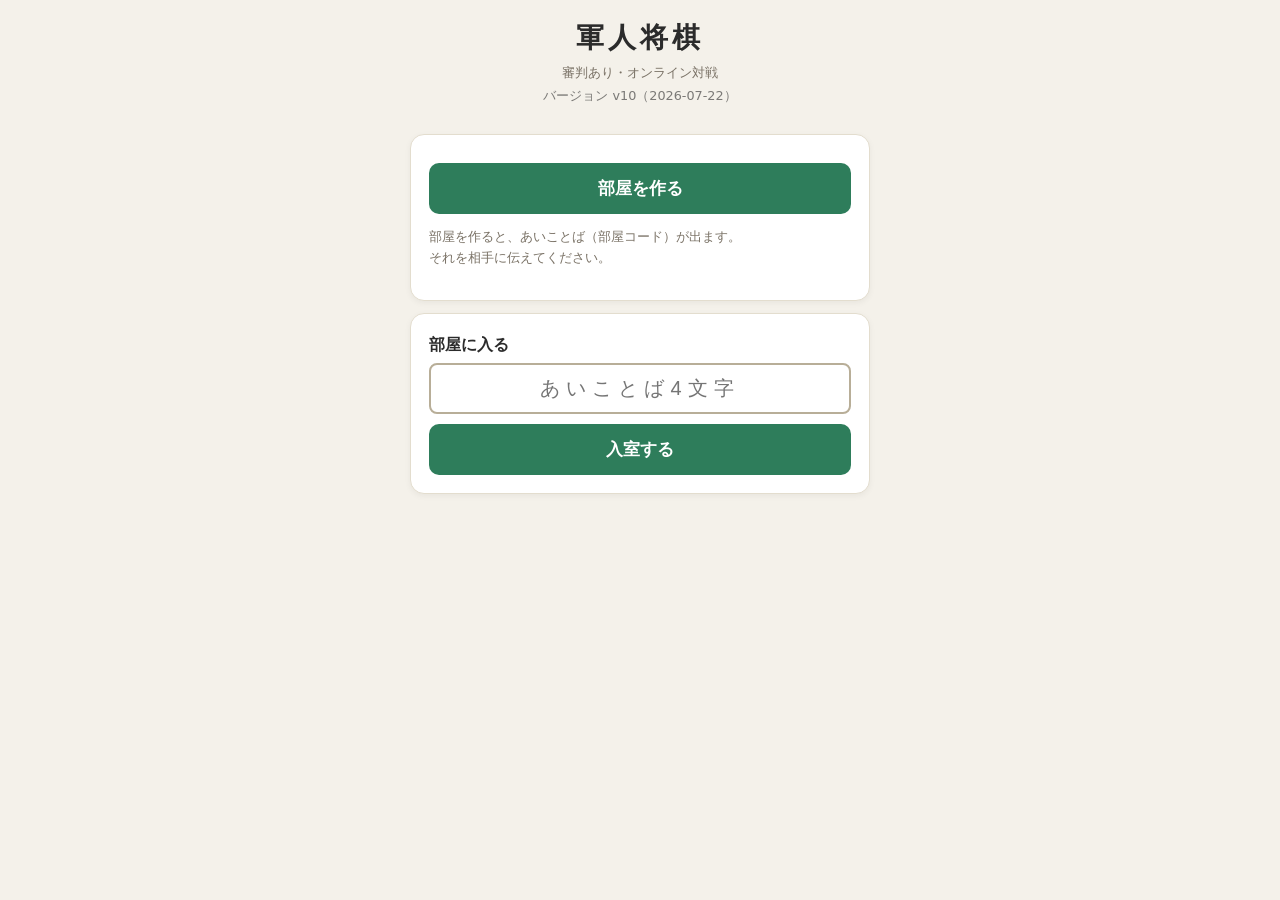
<file: index.html>
<!DOCTYPE html>
<html lang="ja">
<head>
  <meta charset="UTF-8">
  <meta name="viewport" content="width=device-width, initial-scale=1.0">
  <title>軍人将棋 オンライン対戦</title>
  <link rel="stylesheet" href="style.css?v=10">
</head>
<body>
  <header>
    <h1>軍人将棋</h1>
    <p class="tagline">審判あり・オンライン対戦</p>
    <p style="text-align:center;font-size:0.8em;opacity:0.6;margin:2px 0 0;">バージョン v10（2026-07-22）</p>
  </header>

  <main id="stage" class="stage">

  <!-- 画面1: トップ（部屋を作る / 入る） -->
  <section id="screen-top" class="screen">
    <div class="card">
      <button id="btn-create" class="big-btn">部屋を作る</button>
      <p class="hint">部屋を作ると、あいことば（部屋コード）が出ます。<br>それを相手に伝えてください。</p>
    </div>
    <div class="card">
      <label for="join-code">部屋に入る</label>
      <input id="join-code" type="text" maxlength="4" placeholder="あいことば4文字" autocomplete="off">
      <button id="btn-join" class="big-btn">入室する</button>
    </div>
  </section>

  <!-- 画面2: 相手待ち -->
  <section id="screen-wait" class="screen hidden">
    <div class="card">
      <h2>あなたはホストです。相手の入室を待っています…</h2>
      <p>下の「あいことば」を相手に伝えてください。<br><b>あなたはこのまま何も押さずに待ってください（自分では入室しません）。</b></p>
      <div id="room-code" class="room-code"></div>
      <p class="hint">相手が「入室する」でこのあいことばを入れると、自動で対戦が始まります。</p>
      <button id="btn-leave-wait" class="sub-btn back-btn">× この部屋をやめる（最初に戻る）</button>
    </div>
  </section>

  <!-- 画面3: 配置フェーズ -->
  <section id="screen-setup" class="screen hidden">
    <div class="card">
      <button id="btn-leave-setup" class="sub-btn back-btn">← 最初に戻る（部屋を出る）</button>
      <h2>駒を配置しましょう（全23枚）</h2>
      <p class="hint">下の駒置き場から駒を選び、自陣（色つきのマス）をタップして置きます。置いた駒はタップで持ち上げ→<b>空きマスをタップで移動／別の駒をタップで入れ替え／同じ駒をもう一度タップで置き場に戻す</b>。★が自分の総司令部で、相手に大将〜少佐で占領されると負けなのでしっかり守りましょう。急ぐときは「おまかせ配置」でも置けます。</p>
      <div id="tray" class="tray"></div>
      <div class="setup-actions">
        <button id="btn-auto" class="sub-btn">おまかせ配置</button>
        <button id="btn-clear" class="sub-btn">全部戻す</button>
        <button id="btn-ready" class="big-btn" disabled>配置完了！</button>
      </div>
      <p id="setup-status" class="status"></p>
    </div>
  </section>

  <!-- 画面4: 対戦 -->
  <section id="screen-play" class="screen hidden">
    <div id="turn-banner" class="banner"></div>
    <button id="btn-resign" class="sub-btn resign-btn hidden">旗を巻く（投了・負けを認める）</button>

    <!-- 感想戦（対戦が終わったら表示。1手ずつ振り返る） -->
    <div id="review-panel" class="review hidden">
      <div class="review-title">感想戦（ふりかえり）— 伏せていた相手の駒も全部見えます</div>
      <div id="review-info" class="review-info"></div>
      <div class="review-controls">
        <button id="rv-first" class="sub-btn">◀◀ 最初</button>
        <button id="rv-prev" class="sub-btn">◀ 1手もどす</button>
        <button id="rv-next" class="sub-btn">1手すすむ ▶</button>
        <button id="rv-last" class="sub-btn">最後 ▶▶</button>
      </div>
    </div>
  </section>

  <!-- 盤面（配置フェーズと対戦フェーズで共用） -->
  <div id="board-wrap" class="hidden">
    <div id="board"></div>
  </div>

  </main>

  <!-- ルール早見表（折りたたみ） -->
  <details id="rules-ref" class="rules-ref hidden">
    <summary>ルール早見表（タップで開く）</summary>
    <div class="rules-body">
      <p><b>勝ち方</b>：相手の総司令部（★）を大将〜少佐で占領する／相手の動ける駒を全滅させる。</p>
      <p><b>強さ（強い→弱い）</b>：大将＞中将＞少将＞大佐＞中佐＞少佐＞大尉＞中尉＞少尉</p>
      <ul>
        <li><b>スパイ</b>：大将にだけ勝つ（他は負け）</li>
        <li><b>タンク・ヒコーキ</b>：大佐以下に勝つ。将官（大将・中将・少将）には負ける。ヒコーキはタンクに勝つ</li>
        <li><b>騎兵・工兵</b>：階級には勝てない（工兵は地雷を撤去でき、ヒコーキと共に地雷に一方的に勝つ）</li>
        <li><b>地雷</b>：工兵・ヒコーキ以外に勝つが、勝つと自分も消える（相打ち）。動かない</li>
        <li><b>軍旗</b>：すぐ後ろの味方の駒と同じ強さで戦う。動かない</li>
      </ul>
      <p><b>動き</b>：ふつうの駒＝1マス／工兵＝縦横どこまでも／タンク・騎兵＝周囲1マスか前2マス／ヒコーキ＝縦どこまでも・横1マス（川も飛び越える）。中央の川（中央の帯）は渡れません。渡れるのは「橋」2か所だけで、橋の上には止まれず、手前から向こう側へ一気に進みます。総司令部（★）は横長ですが“1マス”です。</p>
    </div>
  </details>

  <!-- ログ -->
  <div id="log-wrap" class="hidden">
    <h3>戦況</h3>
    <ul id="log"></ul>
    <button id="btn-rematch" class="big-btn hidden">もう一局</button>
  </div>

  <!-- お知らせ（エラーなど） -->
  <div id="toast" class="toast hidden"></div>

  <script src="client.js?v=10"></script>
</body>
</html>
</file>
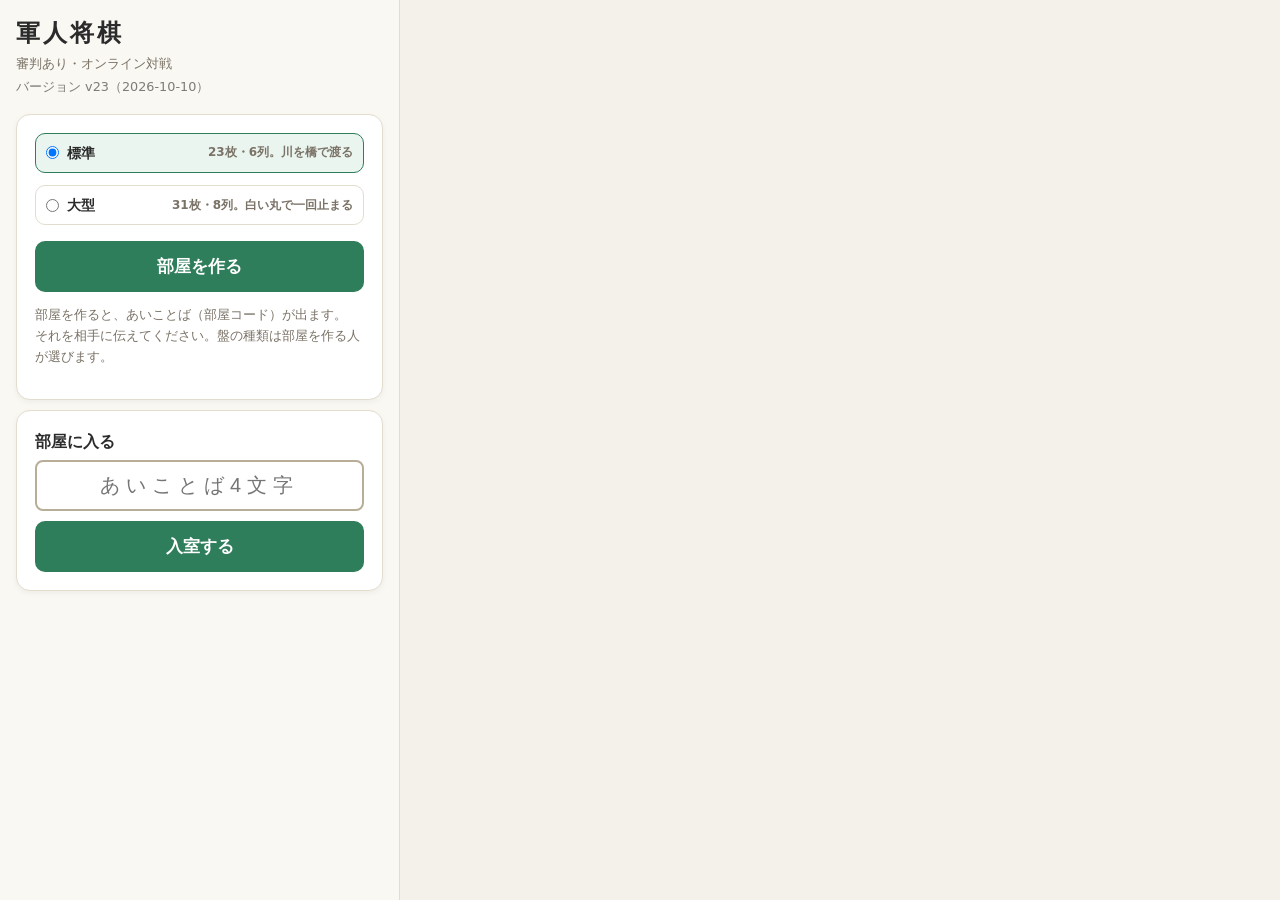
<file: public/index.html>
<!DOCTYPE html>
<html lang="ja">
<head>
  <meta charset="UTF-8">
  <meta name="viewport" content="width=device-width, initial-scale=1.0">
  <title>軍人将棋 オンライン対戦</title>
  <link rel="stylesheet" href="style.css?v=19">
</head>
<body>
<div class="layout">
<aside class="side">
  <header>
    <h1>軍人将棋</h1>
    <p class="tagline">審判あり・オンライン対戦</p>
    <p style="text-align:center;font-size:0.8em;opacity:0.6;margin:2px 0 0;">バージョン v23（2026-10-10）</p>
  </header>

  <div id="stage" class="stage">

  <!-- 画面1: トップ（部屋を作る / 入る） -->
  <section id="screen-top" class="screen">
    <div class="card">
      <div class="variant-pick">
        <label><input type="radio" name="variant" value="standard" checked> <b>標準</b><span>23枚・6列。川を橋で渡る</span></label>
        <label><input type="radio" name="variant" value="large"> <b>大型</b><span>31枚・8列。白い丸で一回止まる</span></label>
      </div>
      <button id="btn-create" class="big-btn">部屋を作る</button>
      <p class="hint">部屋を作ると、あいことば（部屋コード）が出ます。<br>それを相手に伝えてください。盤の種類は部屋を作る人が選びます。</p>
    </div>
    <div class="card">
      <label for="join-code">部屋に入る</label>
      <input id="join-code" type="text" maxlength="4" placeholder="あいことば4文字" autocomplete="off">
      <button id="btn-join" class="big-btn">入室する</button>
    </div>
  </section>

  <!-- 画面2: 相手待ち -->
  <section id="screen-wait" class="screen hidden">
    <div class="card">
      <h2>あなたはホストです。相手の入室を待っています…</h2>
      <p>下の「あいことば」を相手に伝えてください。<br><b>あなたはこのまま何も押さずに待ってください（自分では入室しません）。</b></p>
      <div id="room-code" class="room-code"></div>
      <p id="wait-variant" class="hint" style="margin-top:4px;"></p>
      <p class="hint">相手が「入室する」でこのあいことばを入れると、自動で対戦が始まります。</p>
      <button id="btn-leave-wait" class="sub-btn back-btn">× この部屋をやめる（最初に戻る）</button>
    </div>
  </section>

  <!-- 画面3: 配置フェーズ -->
  <section id="screen-setup" class="screen hidden">
    <div class="card">
      <button id="btn-leave-setup" class="sub-btn back-btn">← 最初に戻る（部屋を出る）</button>
      <h2 id="setup-title">駒を配置しましょう</h2>
      <p class="hint">下の駒置き場から駒を選び、自陣（色つきのマス）をタップして置きます。置いた駒はタップで持ち上げ→<b>空きマスをタップで移動／別の駒をタップで入れ替え／同じ駒をもう一度タップで置き場に戻す</b>。★が自分の総司令部で、相手に大将〜少佐で占領されると負けなのでしっかり守りましょう。<b>赤い枠のマス（突入口）には地雷・軍旗は置けません。</b>急ぐときは「おまかせ配置」でも置けます。</p>
      <div id="tray" class="tray"></div>
      <div class="setup-actions">
        <button id="btn-auto" class="sub-btn">おまかせ配置</button>
        <button id="btn-clear" class="sub-btn">全部戻す</button>
        <button id="btn-ready" class="big-btn" disabled>配置完了！</button>
      </div>
      <p id="setup-status" class="status"></p>
    </div>
  </section>

  <!-- 画面4: 対戦 -->
  <section id="screen-play" class="screen hidden">
    <div id="turn-banner" class="banner"></div>

    <!-- 感想戦（対戦が終わったら表示。1手ずつ振り返る） -->
    <div id="review-panel" class="review hidden">
      <div class="review-title">感想戦（ふりかえり）— 伏せていた相手の駒も全部見えます</div>
      <div id="review-info" class="review-info"></div>
      <div class="review-controls">
        <button id="rv-first" class="sub-btn">◀◀ 最初</button>
        <button id="rv-prev" class="sub-btn">◀ 1手もどす</button>
        <button id="rv-next" class="sub-btn">1手すすむ ▶</button>
        <button id="rv-last" class="sub-btn">最後 ▶▶</button>
      </div>
    </div>
  </section>

  </div>

  <!-- 音・BGM・投了のボタン（配置中と対戦中に表示。投了は対戦中だけ） -->
  <div id="play-controls" class="play-controls hidden">
    <button id="btn-sound" class="sub-btn sound-btn">🔊 音 オン</button>
    <button id="btn-bgm" class="sub-btn sound-btn">♪ BGM オン</button>
    <button id="btn-resign" class="sub-btn resign-btn hidden">投了</button>
  </div>

  <!-- ルール早見表（折りたたみ） -->
  <details id="rules-ref" class="rules-ref hidden">
    <summary>ルール早見表（タップで開く）</summary>
    <div class="rules-body">
      <p><b>勝ち方</b>：相手の総司令部（★）を大将〜少佐で占領する／相手の動ける駒を全滅させる。</p>
      <p><b>強さ（強い→弱い）</b>：大将＞中将＞少将＞大佐＞中佐＞少佐＞大尉＞中尉＞少尉</p>
      <ul>
        <li><b>スパイ</b>：大将にだけ勝つ（他は負け）</li>
        <li><b>タンク・ヒコーキ</b>：大佐以下に勝つ。将官（大将・中将・少将）には負ける。ヒコーキはタンクに勝つ</li>
        <li><b>騎兵・工兵</b>：階級には勝てない（工兵は地雷を撤去でき、ヒコーキと共に地雷に一方的に勝つ）</li>
        <li><b>地雷</b>：工兵・ヒコーキ以外に勝つが、勝つと自分も消える（相打ち）。動かない</li>
        <li><b>軍旗</b>：すぐ後ろの味方の駒と同じ強さで戦う。動かない</li>
      </ul>
      <p class="credit">BGM：配置中はモーツァルト「レクイエム 怒りの日」、対戦中はブラームス「交響曲第1番 第1楽章」。音源は CMSL クラシック名曲サウンドライブラリー（ANDO TOWA）、CC BY 2.1 JP。</p>
      <p id="rules-pieces-standard"><b>駒（各23枚）</b>：大将・中将・少将・大佐・中佐・少佐・騎兵・スパイ・軍旗が1枚ずつ、大尉・中尉・少尉・地雷・工兵・タンク・ヒコーキが2枚ずつ。</p>
      <p id="rules-pieces-large" class="hidden"><b>駒（各31枚）</b>：大将・中将・スパイ・軍旗が1枚ずつ、少将・大佐・中佐・少佐・大尉・中尉・少尉・騎兵・ヒコーキが2枚ずつ、地雷・工兵・タンクが3枚ずつ。</p>
      <p><b>動き</b>：ふつうの駒＝1マス／工兵＝縦横どこまでも／タンク・騎兵＝周囲1マスか前2マス／ヒコーキ＝縦どこまでも・横1マス（川も飛び越える）。総司令部（★）は横長ですが“1マス”です。</p>
      <p id="rules-board-standard"><b>盤（標準）</b>：中央の川は渡れません。渡れるのは「橋」2か所だけで、橋の上には止まれず、手前から向こう側へ一気に進みます。</p>
      <p id="rules-board-large" class="hidden"><b>盤（大型）</b>：中央の川に「白い丸」が2つあり、突入口のマス（赤い枠）→白い丸→向こう側の突入口のマス、と<b>どの駒も丸で一回止まって</b>渡ります。丸からは左右どちらの突入口へ出てもよく、丸にいる駒は攻撃できます。丸への出入りはどの駒も1歩だけで、工兵の滑りやタンク・騎兵の2マスで丸をまたいだり飛び込んだりはできません。ヒコーキだけは丸に関係なく川を飛び越えます。</p>
    </div>
  </details>

  <!-- ログ -->
  <div id="log-wrap" class="hidden">
    <h3>戦況</h3>
    <ul id="log"></ul>
    <button id="btn-rematch" class="big-btn hidden">もう一局</button>
  </div>

</aside>

  <!-- 盤面（配置フェーズと対戦フェーズで共用）。パソコンでは右側いっぱいに広げる -->
  <main class="boardarea">
    <div id="board-wrap" class="hidden">
      <div id="board"></div>
    </div>
  </main>
</div>

  <!-- お知らせ（エラーなど） -->
  <div id="toast" class="toast hidden"></div>

  <script src="client.js?v=19"></script>
</body>
</html>
</file>
<file: style.css>
:root {
  --bg: #f4f1ea;
  --ink: #2b2b2b;
  --a-color: #c0392b;   /* A軍：赤 */
  --b-color: #2c3e50;   /* B軍：紺 */
  --home: #d8e8d8;      /* 自陣マスの色 */
  --cell: #efe9dc;
  --line: #b8ae98;
  --accent: #2e7d5b;
}

* { box-sizing: border-box; }

body {
  margin: 0;
  font-family: "Hiragino Sans", "Hiragino Kaku Gothic ProN", "Yu Gothic", system-ui, sans-serif;
  background: var(--bg);
  color: var(--ink);
  line-height: 1.6;
  padding-bottom: 40px;
}

header {
  text-align: center;
  padding: 16px 12px 8px;
}
header h1 { margin: 0; font-size: 28px; letter-spacing: 4px; }
.tagline { margin: 2px 0 0; color: #7a7266; font-size: 13px; }

.hidden { display: none !important; }

/* 盤と操作パネルを横並びにする土台（画面が狭いと自動で上下に折り返す） */
.stage {
  display: flex;
  flex-wrap: wrap;
  gap: 16px;
  justify-content: center;
  align-items: flex-start;
  max-width: 1040px;
  margin: 0 auto;
  padding: 8px 12px;
}
.screen { flex: 1 1 320px; max-width: 460px; padding: 0; }
#board-wrap { flex: 0 1 auto; }

.card {
  background: #fff;
  border: 1px solid #e3ddce;
  border-radius: 14px;
  padding: 18px;
  margin: 12px auto;
  max-width: 560px;
  box-shadow: 0 2px 6px rgba(0,0,0,0.05);
}
.card h2 { margin-top: 0; }

.big-btn {
  display: block;
  width: 100%;
  padding: 14px;
  font-size: 17px;
  font-weight: bold;
  color: #fff;
  background: var(--accent);
  border: none;
  border-radius: 10px;
  cursor: pointer;
  margin-top: 10px;
}
.big-btn:disabled { background: #b5c4bc; cursor: not-allowed; }
.sub-btn {
  padding: 10px 14px;
  font-size: 14px;
  background: #ece6d8;
  border: 1px solid var(--line);
  border-radius: 8px;
  cursor: pointer;
}

.back-btn {
  display: inline-block;
  margin: 4px 0 10px;
  font-size: 13px;
  color: #7a7266;
}

label { font-weight: bold; display: block; margin-bottom: 6px; }
input[type=text] {
  width: 100%;
  padding: 12px;
  font-size: 20px;
  letter-spacing: 6px;
  text-align: center;
  text-transform: uppercase;
  border: 2px solid var(--line);
  border-radius: 8px;
}
.hint { color: #7a7266; font-size: 13px; }
.status { font-weight: bold; color: var(--accent); min-height: 1.4em; }

.room-code {
  font-size: 48px;
  font-weight: bold;
  letter-spacing: 12px;
  text-align: center;
  color: var(--accent);
  background: #f0f6f2;
  border-radius: 12px;
  padding: 16px;
  margin: 12px 0;
}

.banner {
  text-align: center;
  font-size: 20px;
  font-weight: bold;
  padding: 10px;
}
.banner.your-turn { color: var(--accent); }
.banner.wait-turn { color: #9a9284; }
.last-battle { font-size: 14px; font-weight: bold; color: #b1381f; margin-top: 4px; }

/* 駒置き場 */
.tray { display: flex; flex-wrap: wrap; gap: 6px; justify-content: center; margin: 10px 0; }
.tray .piece-btn {
  min-width: 52px;
  padding: 8px 4px;
  border: 2px solid var(--line);
  border-radius: 8px;
  background: #fff;
  cursor: pointer;
  font-size: 13px;
  text-align: center;
}
.tray .piece-btn.selected { border-color: var(--accent); background: #eaf5ef; }
.tray .piece-btn .count { display: block; font-size: 11px; color: #7a7266; }
.tray .piece-btn.empty { opacity: 0.35; cursor: not-allowed; }

.setup-actions { display: flex; gap: 8px; flex-wrap: wrap; align-items: center; margin-top: 8px; }
.setup-actions .big-btn { flex: 1; margin-top: 0; min-width: 140px; }

/* 盤面 */
#board-wrap { flex: 1 1 300px; max-width: 460px; width: 100%; }
#board {
  width: 100%;
  display: grid;
  gap: 3px;
  background: var(--line);
  padding: 3px;
  border-radius: 10px;
  touch-action: manipulation;
}
.cell {
  aspect-ratio: 1 / 1;
  background: var(--cell);
  border-radius: 6px;
  display: flex;
  align-items: center;
  justify-content: center;
  font-size: clamp(11px, 3.4vw, 16px);
  font-weight: bold;
  cursor: pointer;
  position: relative;
  user-select: none;
}
.cell.home { background: var(--home); }
.cell.selectable-home { outline: 2px dashed var(--accent); outline-offset: -3px; }
.cell.selected { outline: 3px solid var(--accent); outline-offset: -3px; }
.cell.movable { box-shadow: inset 0 0 0 3px #7fc4a0; }
/* 直前の移動：元位置（点線の丸）と移動先（金の枠）を区別 */
.cell.moved-from { background: #f5e6b8; }
.cell.moved-from::after {
  content: ""; position: absolute; width: 42%; height: 42%;
  border: 2px dashed #c79a1e; border-radius: 50%; pointer-events: none;
}
.cell.moved-to { background: #f5e6b8; box-shadow: inset 0 0 0 3px #e0a800; }

/* 中央の国境。通れない川は枠を出さず帯に溶け込ませ、渡れる橋だけうっすら切れ目を見せる。 */
.cell.river { background: transparent; cursor: default; border-radius: 0; box-shadow: none; }
.cell.bridge { background: #dfe8ee; cursor: default; border-radius: 0; box-shadow: none; }

/* 総司令部：横2マス分にまたがる“ひとつのマス” */
.cell.hq-mine, .cell.hq-enemy { aspect-ratio: 2 / 1; }
.cell.hq-mine { background: #cfe3f7; }
.cell.hq-enemy { background: #f7d9d9; }
/* 「総司令部」の見出しを上部に薄く表示（駒より下） */
.hq-label {
  position: absolute; top: 2px; left: 0; width: 100%;
  text-align: center; font-size: 10px; font-weight: bold; color: #4a5b6b;
  z-index: 0; pointer-events: none; letter-spacing: 1px;
}
/* 駒＝将棋の駒の形（五角形）。自分の駒は上（相手側）を向く。相手の駒は下（自分側）を向く。 */
.pc {
  position: relative; z-index: 1;
  width: 92%; height: 92%;
  clip-path: polygon(50% 0, 82% 20%, 90% 100%, 10% 100%, 18% 20%);
  display: flex; align-items: center; justify-content: center;
  color: #fff;
  padding: 8% 8% 4%;
  text-align: center;
  line-height: 1.05;
  font-size: 0.72em;
  word-break: break-word; overflow: hidden; letter-spacing: -0.02em;
}
.pc.enemy { clip-path: polygon(10% 0, 90% 0, 82% 80%, 50% 100%, 18% 80%); padding: 4% 8% 8%; }
/* 総司令部は横長マスなので、その中の駒だけ正方形に固定して歪みを防ぐ */
.cell.hq-mine .pc, .cell.hq-enemy .pc { width: auto; height: 92%; aspect-ratio: 1 / 1; }
.pc.a { background: var(--a-color); }
.pc.b { background: var(--b-color); }
.pc.hidden-pc { background: #8a8175; }
.pc.hidden-pc::after { content: "？"; font-size: 1.3em; }

/* ログ */
#log-wrap { max-width: 560px; margin: 14px auto 0; padding: 0 14px; }
#log-wrap h3 { margin-bottom: 6px; }
#log {
  list-style: none;
  padding: 10px;
  margin: 0;
  background: #fff;
  border: 1px solid #e3ddce;
  border-radius: 10px;
  max-height: 160px;
  overflow-y: auto;
  font-size: 14px;
}
#log li { padding: 3px 0; border-bottom: 1px dashed #eee; }
#log li:last-child { border-bottom: none; }

.rules-ref {
  max-width: 560px;
  margin: 12px auto 0;
  padding: 0 14px;
  font-size: 13px;
}
.rules-ref summary {
  cursor: pointer;
  font-weight: bold;
  color: var(--accent);
  padding: 8px;
  background: #fff;
  border: 1px solid #e3ddce;
  border-radius: 10px;
}
.rules-body {
  background: #fff;
  border: 1px solid #e3ddce;
  border-top: none;
  border-radius: 0 0 10px 10px;
  padding: 4px 14px 12px;
}
.rules-body ul { padding-left: 20px; margin: 6px 0; }
.rules-body li { margin: 3px 0; }

.toast {
  position: fixed;
  left: 50%;
  bottom: 24px;
  transform: translateX(-50%);
  background: #333;
  color: #fff;
  padding: 12px 20px;
  border-radius: 24px;
  font-size: 14px;
  z-index: 50;
  max-width: 90%;
  text-align: center;
}

.result {
  text-align: center;
  font-size: 26px;
  font-weight: bold;
  padding: 14px;
}
.result.win { color: var(--accent); }
.result.lose { color: #9a9284; }

.sub-btn:disabled { opacity: 0.4; cursor: not-allowed; }

/* 投了ボタン（対戦中に表示） */
.resign-btn {
  display: block;
  width: 100%;
  margin-top: 10px;
  color: var(--a-color);
  border-color: #e0b4ae;
  background: #fbeeec;
  font-weight: bold;
}

/* 感想戦パネル（対戦が終わったら表示） */
.review {
  margin-top: 12px;
  padding: 12px;
  background: #fff;
  border: 1px solid #e3ddce;
  border-radius: 12px;
  box-shadow: 0 2px 6px rgba(0,0,0,0.05);
}
.review-title { font-size: 13px; color: #7a7266; margin-bottom: 6px; }
.review-info {
  font-weight: bold;
  color: var(--ink);
  min-height: 1.5em;
  margin-bottom: 10px;
}
.review-controls {
  display: flex;
  flex-wrap: wrap;
  gap: 8px;
}
.review-controls .sub-btn { flex: 1 1 auto; }
</file>
<file: public/style.css>
:root {
  --bg: #f4f1ea;
  --ink: #2b2b2b;
  --a-color: #c0392b;   /* A軍：赤 */
  --b-color: #2c3e50;   /* B軍：紺 */
  --home: #d8e8d8;      /* 自陣マスの色 */
  --cell: #efe9dc;
  --line: #b8ae98;
  --accent: #2e7d5b;
}

* { box-sizing: border-box; }

body {
  margin: 0;
  font-family: "Hiragino Sans", "Hiragino Kaku Gothic ProN", "Yu Gothic", system-ui, sans-serif;
  background: var(--bg);
  color: var(--ink);
  line-height: 1.6;
  padding-bottom: 40px;
}

header {
  text-align: center;
  padding: 16px 12px 8px;
}
header h1 { margin: 0; font-size: 28px; letter-spacing: 4px; }
.tagline { margin: 2px 0 0; color: #7a7266; font-size: 13px; }

.hidden { display: none !important; }

/* 全体の骨組み。
   パソコン（横幅900px以上）：左の列（題名・ボタン・ルール・戦況）＋右の盤の領域。盤は右側いっぱいに広げる。
   スマホ（900px未満）：従来どおり上から順に積む。 */
.layout { display: block; }
.side { padding: 0 12px; }
.stage { padding: 0; }
.screen { padding: 0; }

@media (min-width: 900px) {
  body { padding-bottom: 0; height: 100vh; overflow: hidden; }
  .layout {
    display: grid;
    grid-template-columns: 400px 1fr;
    height: 100vh;
  }
  .side {
    height: 100vh;
    overflow-y: auto;
    padding: 0 16px 24px;
    border-right: 1px solid #e3ddce;
    background: #faf8f3;
  }
  .side header { text-align: left; padding: 14px 0 6px; }
  .side header h1 { font-size: 24px; letter-spacing: 3px; }
  .side header p { text-align: left !important; }
  .side .card { margin: 10px 0; max-width: none; }
  .side .card h2 { font-size: 18px; }
  .side #log-wrap, .side .rules-ref { max-width: none; margin-left: 0; margin-right: 0; padding: 0; }
  .side #log-wrap { margin-top: 14px; }
  .side .rules-ref { margin-top: 12px; }
  .boardarea {
    height: 100vh;
    display: flex;
    align-items: center;
    justify-content: center;
    padding: 12px;
    overflow: hidden;
  }
  /* 盤の大きさはJS（fitBoard）が画面の余白から計算して決める。
     スマホ用の「最大460px」がこの後ろに書いてあるので、ここは選択子を強くして必ず勝たせる */
  .boardarea #board-wrap { max-width: none; width: auto; flex: none; }
}

.card {
  background: #fff;
  border: 1px solid #e3ddce;
  border-radius: 14px;
  padding: 18px;
  margin: 12px auto;
  max-width: 560px;
  box-shadow: 0 2px 6px rgba(0,0,0,0.05);
}
.card h2 { margin-top: 0; }

.big-btn {
  display: block;
  width: 100%;
  padding: 14px;
  font-size: 17px;
  font-weight: bold;
  color: #fff;
  background: var(--accent);
  border: none;
  border-radius: 10px;
  cursor: pointer;
  margin-top: 10px;
}
.big-btn:disabled { background: #b5c4bc; cursor: not-allowed; }
.sub-btn {
  padding: 10px 14px;
  font-size: 14px;
  background: #ece6d8;
  border: 1px solid var(--line);
  border-radius: 8px;
  cursor: pointer;
}

.back-btn {
  display: inline-block;
  margin: 4px 0 10px;
  font-size: 13px;
  color: #7a7266;
}

label { font-weight: bold; display: block; margin-bottom: 6px; }
input[type=text] {
  width: 100%;
  padding: 12px;
  font-size: 20px;
  letter-spacing: 6px;
  text-align: center;
  text-transform: uppercase;
  border: 2px solid var(--line);
  border-radius: 8px;
}
.hint { color: #7a7266; font-size: 13px; }
.status { font-weight: bold; color: var(--accent); min-height: 1.4em; }

.room-code {
  font-size: 48px;
  font-weight: bold;
  letter-spacing: 12px;
  text-align: center;
  color: var(--accent);
  background: #f0f6f2;
  border-radius: 12px;
  padding: 16px;
  margin: 12px 0;
}

.banner {
  text-align: center;
  font-size: 20px;
  font-weight: bold;
  padding: 10px;
}
.banner.your-turn { color: var(--accent); }
.banner.wait-turn { color: #9a9284; }
.last-battle { font-size: 14px; font-weight: bold; color: #b1381f; margin-top: 4px; }

/* 駒置き場 */
.tray { display: flex; flex-wrap: wrap; gap: 6px; justify-content: center; margin: 10px 0; }
.tray .piece-btn {
  min-width: 52px;
  padding: 8px 4px;
  border: 2px solid var(--line);
  border-radius: 8px;
  background: #fff;
  cursor: pointer;
  font-size: 13px;
  text-align: center;
}
.tray .piece-btn.selected { border-color: var(--accent); background: #eaf5ef; }
.tray .piece-btn .count { display: block; font-size: 11px; color: #7a7266; }
.tray .piece-btn.empty { opacity: 0.35; cursor: not-allowed; }

.setup-actions { display: flex; gap: 8px; flex-wrap: wrap; align-items: center; margin-top: 8px; }

/* トップ画面：盤の種類（標準／大型）を選ぶ */
.variant-pick { display: flex; flex-direction: column; gap: 6px; margin-bottom: 10px; }
.variant-pick label {
  display: flex; align-items: center; gap: 8px; padding: 8px 10px;
  background: #fff; border: 1px solid #e3ddce; border-radius: 10px; cursor: pointer; font-size: 14px;
}
.variant-pick label:has(input:checked) { border-color: var(--accent); background: #eaf5ef; }
.variant-pick input { margin: 0; }
.variant-pick span { color: #7a7266; font-size: 12px; margin-left: auto; text-align: right; }
.setup-actions .big-btn { flex: 1; margin-top: 0; min-width: 140px; }

/* 盤面 */
#board-wrap { max-width: 460px; width: 100%; margin: 0 auto; }
#board {
  margin: 0 auto;
  display: grid;
  gap: 3px;
  background: var(--line);
  padding: 3px;
  border-radius: 10px;
  touch-action: manipulation;
}
.cell {
  width: 100%; height: 100%;   /* 大きさは行と列の幅（JSのfitBoardがピクセルで決める）に従う */
  min-width: 0; min-height: 0;
  background: var(--cell);
  border-radius: 6px;
  display: flex;
  align-items: center;
  justify-content: center;
  font-size: var(--cell-font, 16px);
  font-weight: bold;
  cursor: pointer;
  position: relative;
  user-select: none;
}
.cell.home { background: var(--home); }
.cell.selectable-home { outline: 2px dashed var(--accent); outline-offset: -3px; }
.cell.selected { outline: 3px solid var(--accent); outline-offset: -3px; }
.cell.movable { box-shadow: inset 0 0 0 3px #7fc4a0; }
/* 直前の移動：元位置（点線の丸）と移動先（金の枠）を区別 */
.cell.moved-from { background: #f5e6b8; }
.cell.moved-from::after {
  content: ""; position: absolute; width: 42%; height: 42%;
  border: 2px dashed #c79a1e; border-radius: 50%; pointer-events: none;
}
.cell.moved-to { background: #f5e6b8; box-shadow: inset 0 0 0 3px #e0a800; }

/* 中央の国境。通れない川は枠を出さず帯に溶け込ませ、渡れる橋だけうっすら切れ目を見せる。 */
.cell.river { background: transparent; cursor: default; border-radius: 0; box-shadow: none; }
.cell.bridge { background: #dfe8ee; cursor: default; border-radius: 0; box-shadow: none; }
/* 大型版：川の中の「白い丸」。駒が一回止まるマス。突入口とは斜めの帯（svg）でつながる */
.cell.circle { background: #fbfaf5; border-radius: 50%; box-shadow: inset 0 0 0 3px #8fa3b1; }
.cell.circle.movable { box-shadow: inset 0 0 0 3px #8fa3b1, inset 0 0 0 6px #7fc4a0; }
.cell.circle.moved-to { box-shadow: inset 0 0 0 3px #8fa3b1, inset 0 0 0 6px #e0a800; }
#board { position: relative; }
#board .bands { position: absolute; left: 0; top: 0; z-index: 0; pointer-events: none; }
.cell { z-index: 1; }

/* 総司令部：横2マス分にまたがる“ひとつのマス” */
.cell.hq-mine { background: #cfe3f7; }
.cell.hq-enemy { background: #f7d9d9; }
/* 「総司令部」の見出しを上部に薄く表示（駒より下） */
.hq-label {
  position: absolute; top: 2px; left: 0; width: 100%;
  text-align: center; font-size: 10px; font-weight: bold; color: #4a5b6b;
  z-index: 0; pointer-events: none; letter-spacing: 1px;
}
/* 駒＝将棋の駒の形（五角形）。自分の駒は上（相手側）を向く。相手の駒は下（自分側）を向く。 */
.pc {
  position: relative; z-index: 1;
  width: 92%; height: 92%;
  clip-path: polygon(50% 0, 82% 20%, 90% 100%, 10% 100%, 18% 20%);
  display: flex; align-items: center; justify-content: center;
  color: #fff;
  padding: 8% 8% 4%;
  text-align: center;
  line-height: 1.05;
  font-size: 0.72em;
  word-break: break-word; overflow: hidden; letter-spacing: -0.02em;
}
.pc.enemy { clip-path: polygon(10% 0, 90% 0, 82% 80%, 50% 100%, 18% 80%); padding: 4% 8% 8%; }
/* 総司令部は横長マスなので、その中の駒だけ正方形に固定して歪みを防ぐ */
.cell.hq-mine .pc, .cell.hq-enemy .pc { width: auto; height: 92%; aspect-ratio: 1 / 1; }
/* すべって動く途中の駒（本物の駒は着地まで隠し、この駒だけが盤の上を移動する） */
#board-wrap { position: relative; }
.pc.ghost {
  position: absolute; z-index: 5; pointer-events: none;
  transition: transform 0.26s cubic-bezier(0.2, 0.7, 0.2, 1);
  filter: drop-shadow(0 3px 3px rgba(0,0,0,0.35));
}
.pc.a { background: var(--a-color); }
.pc.b { background: var(--b-color); }
.pc.hidden-pc { background: #8a8175; }
.pc.hidden-pc::after { content: "？"; font-size: 1.3em; }

/* ログ */
#log-wrap { max-width: 560px; margin: 14px auto 0; padding: 0 14px; }
#log-wrap h3 { margin-bottom: 6px; }
#log {
  list-style: none;
  padding: 10px;
  margin: 0;
  background: #fff;
  border: 1px solid #e3ddce;
  border-radius: 10px;
  max-height: 160px;
  overflow-y: auto;
  font-size: 14px;
}
#log li { padding: 3px 0; border-bottom: 1px dashed #eee; }
#log li:last-child { border-bottom: none; }

.rules-ref {
  max-width: 560px;
  margin: 12px auto 0;
  padding: 0 14px;
  font-size: 13px;
}
.rules-ref summary {
  cursor: pointer;
  font-weight: bold;
  color: var(--accent);
  padding: 8px;
  background: #fff;
  border: 1px solid #e3ddce;
  border-radius: 10px;
}
.rules-body {
  background: #fff;
  border: 1px solid #e3ddce;
  border-top: none;
  border-radius: 0 0 10px 10px;
  padding: 4px 14px 12px;
}
.rules-body ul { padding-left: 20px; margin: 6px 0; }
.rules-body li { margin: 3px 0; }
.rules-body .credit { font-size: 11px; color: #7a7266; }

.toast {
  position: fixed;
  left: 50%;
  bottom: 24px;
  transform: translateX(-50%);
  background: #333;
  color: #fff;
  padding: 12px 20px;
  border-radius: 24px;
  font-size: 14px;
  z-index: 50;
  max-width: 90%;
  text-align: center;
}

.result {
  text-align: center;
  font-size: 26px;
  font-weight: bold;
  padding: 14px;
}
.result.win { color: var(--accent); }
.result.lose { color: #9a9284; }

.sub-btn:disabled { opacity: 0.4; cursor: not-allowed; }

/* 対戦画面の小さな操作ボタン（音・投了）を横並びに */
.play-controls {
  display: flex;
  flex-wrap: wrap;
  gap: 8px;
  align-items: center;
  margin: 8px 0 4px;
}
.sound-btn {
  padding: 5px 12px;
  font-size: 12px;
}
.sound-btn.off { opacity: 0.7; }

/* 投了ボタン（対戦中に表示。控えめな小さめボタン） */
.resign-btn {
  padding: 5px 12px;
  font-size: 12px;
  color: var(--a-color);
  border-color: #e0b4ae;
  background: #fbeeec;
}

/* 突入口の前＝地雷・軍旗を置けないマスの目印（配置中だけ・赤い内枠） */
.cell.gate-front { box-shadow: inset 0 0 0 2px rgba(192,57,43,0.5); }

/* 感想戦パネル（対戦が終わったら表示） */
.review {
  margin-top: 12px;
  padding: 12px;
  background: #fff;
  border: 1px solid #e3ddce;
  border-radius: 12px;
  box-shadow: 0 2px 6px rgba(0,0,0,0.05);
}
.review-title { font-size: 13px; color: #7a7266; margin-bottom: 6px; }
.review-info {
  font-weight: bold;
  color: var(--ink);
  min-height: 1.5em;
  margin-bottom: 10px;
}
.review-controls {
  display: flex;
  flex-wrap: wrap;
  gap: 8px;
}
.review-controls .sub-btn { flex: 1 1 auto; }

/* 相手の駒の記録とメモ：記録がある駒の印、マウスを乗せたときの吹き出し、メモを書く欄 */
.intel-mark {
  position: absolute; top: 3px; right: 3px;
  width: 9px; height: 9px; border-radius: 50%;
  background: #e8a317; border: 1.5px solid #fff;
  box-shadow: 0 0 2px rgba(0,0,0,0.5);
  pointer-events: none; z-index: 2;
}
.pc.hidden-pc.memo-pc::after { content: none; }
.pc.memo-pc { white-space: pre; line-height: 1.05; letter-spacing: 0; }
#intel-tip {
  display: none; position: absolute; z-index: 50;
  max-width: 320px; padding: 8px 12px;
  background: #2b2620; color: #fff; border-radius: 8px;
  font-size: 14px; line-height: 1.6;
  box-shadow: 0 4px 12px rgba(0,0,0,0.3);
  pointer-events: none;
}
#intel-tip .intel-memo { font-weight: bold; color: #ffd27a; }
#memo-editor {
  display: none; position: absolute; z-index: 60;
  width: 240px; padding: 10px 12px;
  background: #fff; border: 1px solid #c9bfb0; border-radius: 8px;
  box-shadow: 0 4px 14px rgba(0,0,0,0.25);
  font-size: 14px;
}
#memo-editor .memo-title { font-weight: bold; margin-bottom: 6px; letter-spacing: normal; }
#memo-editor input { width: 100%; box-sizing: border-box; font-size: 16px; padding: 6px; letter-spacing: normal; }
#memo-editor .memo-btns { display: flex; gap: 6px; margin-top: 8px; }
#memo-editor .memo-btns button { flex: 1; padding: 6px 0; }
</file>
